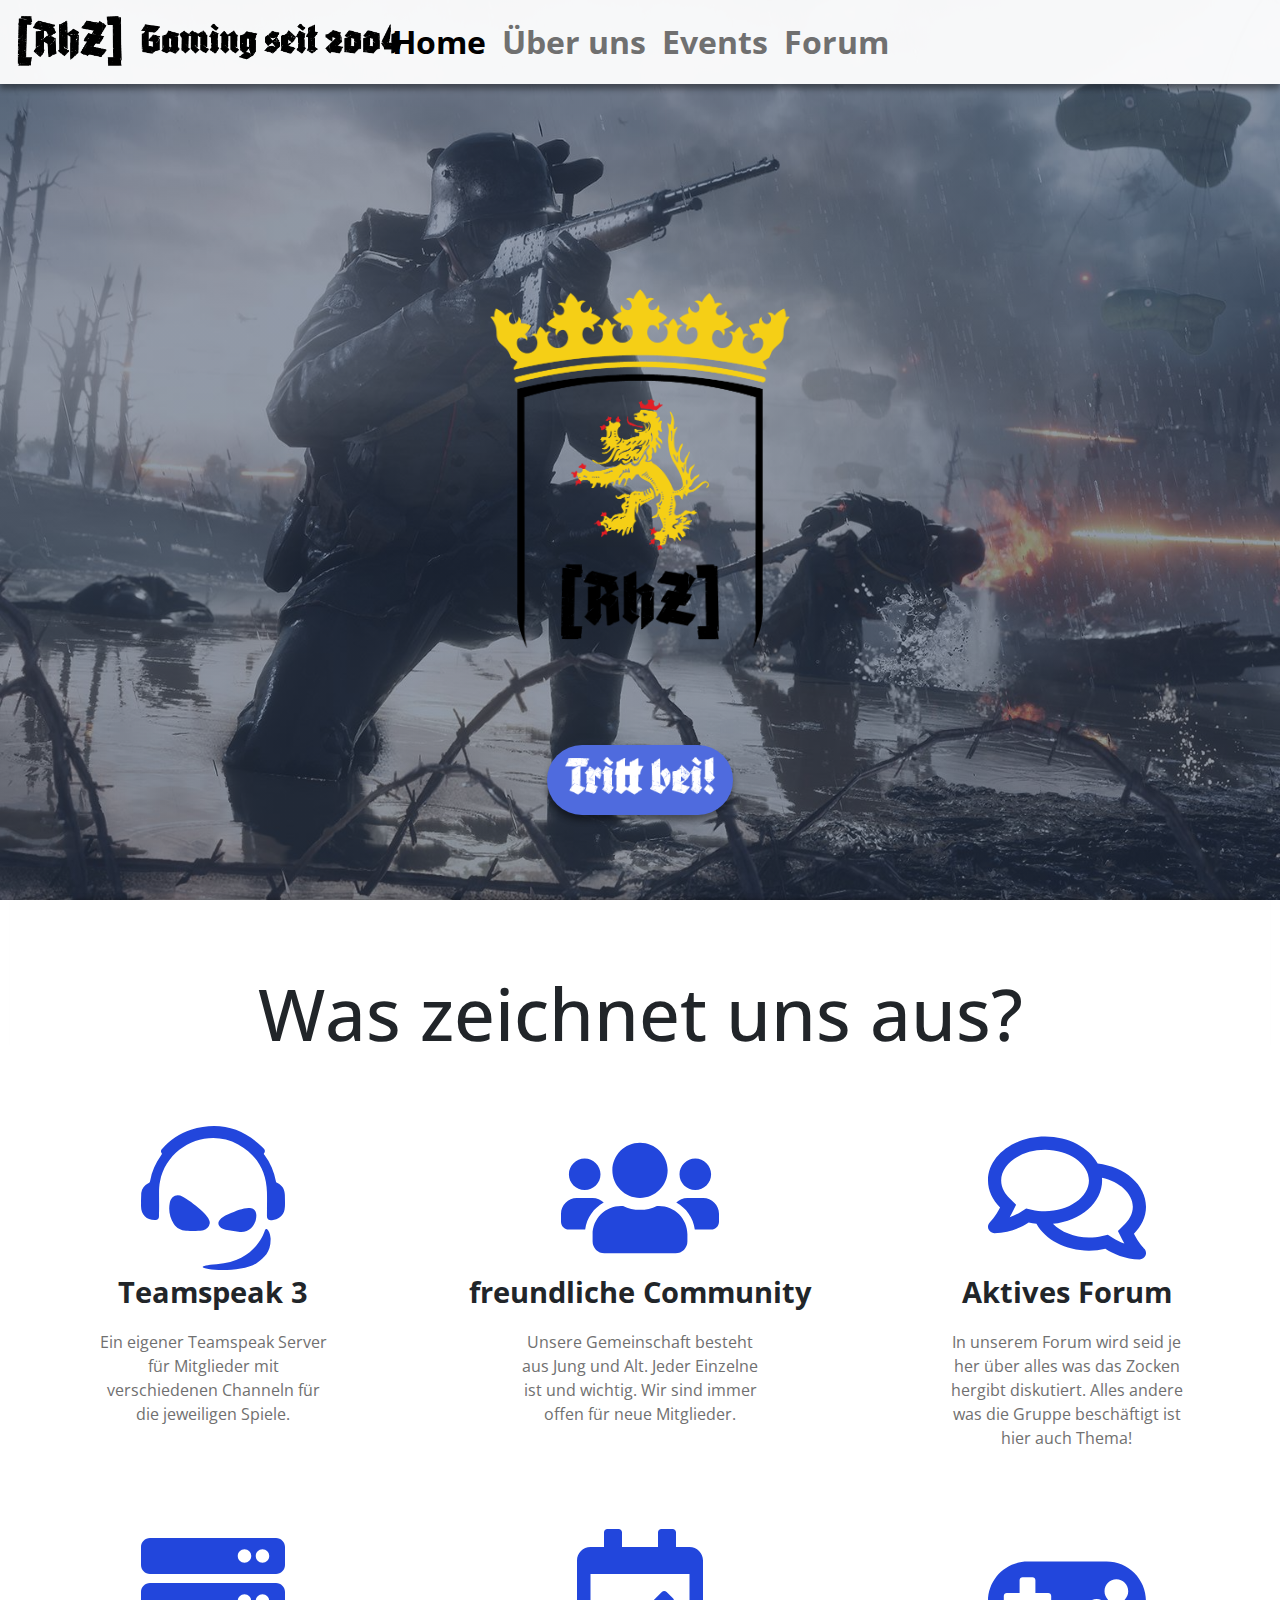
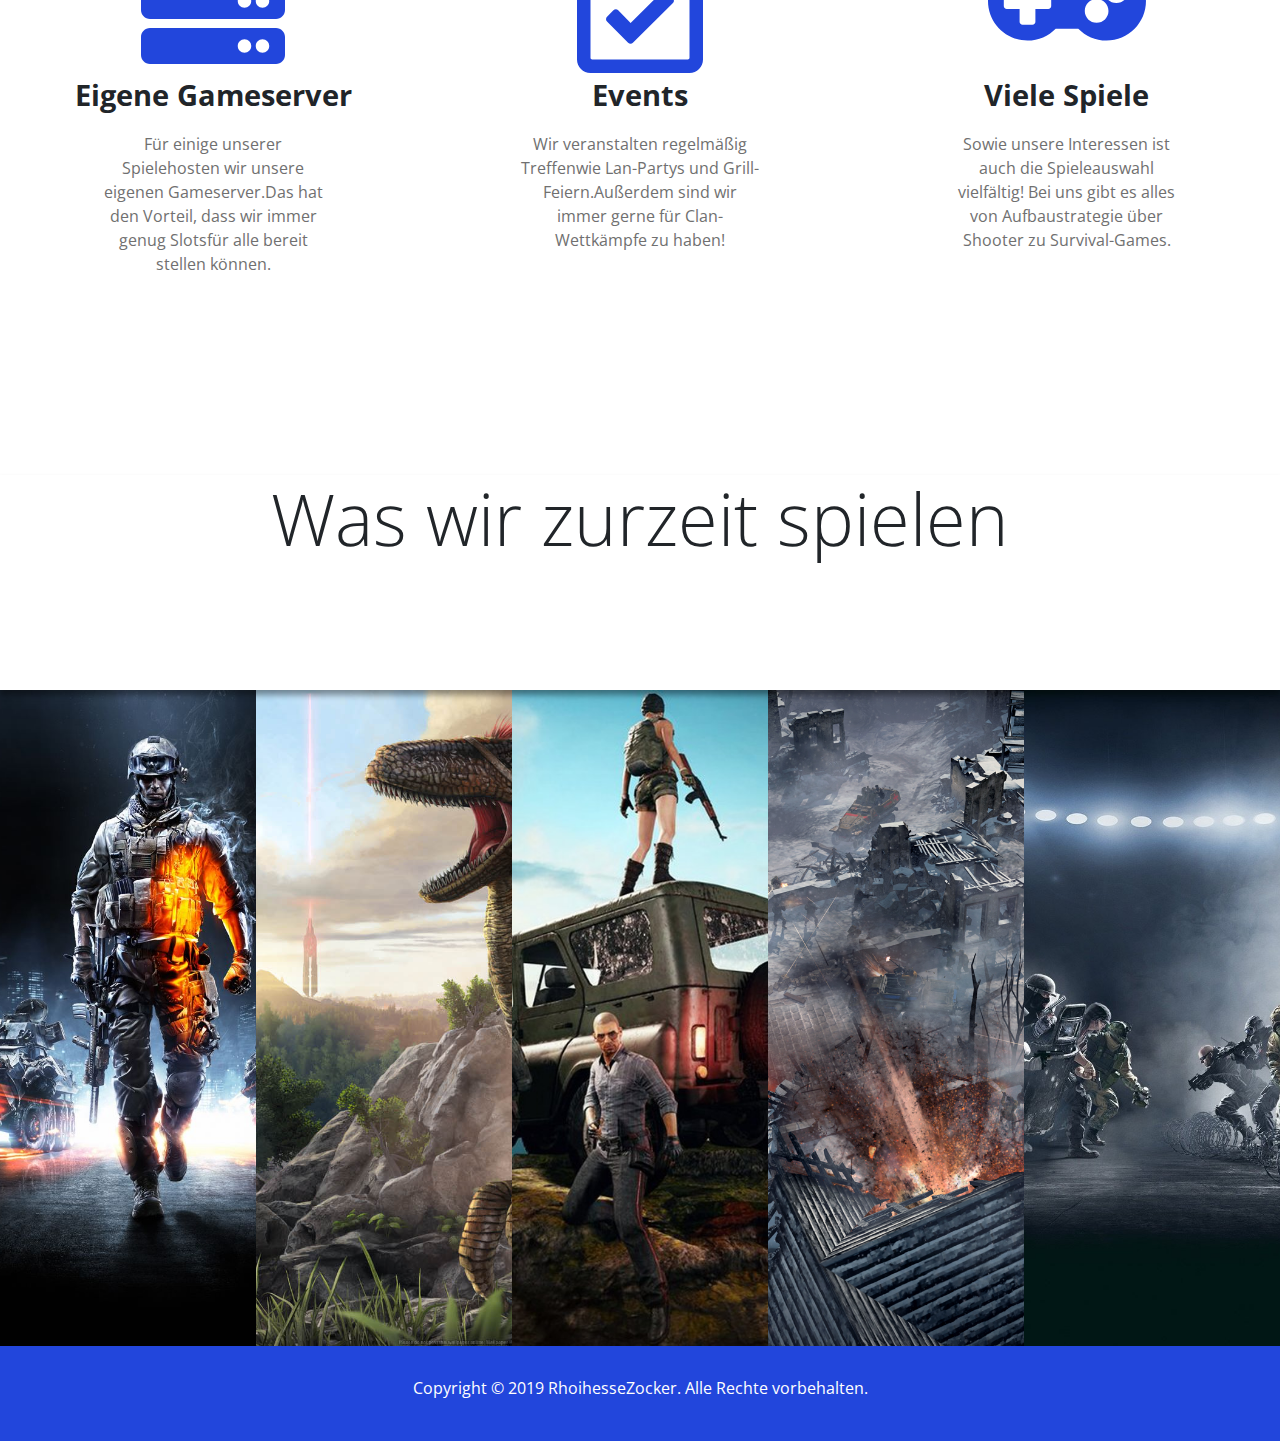
<file: index.html>
<!doctype html>
<html lang="en">
  <head>
    <!-- Required meta tags -->
    <meta charset="utf-8">
    <meta name="viewport" content="width=device-width, initial-scale=1, shrink-to-fit=no">

    <!-- Bootstrap CSS -->
    <link rel="stylesheet" href="https://maxcdn.bootstrapcdn.com/bootstrap/4.0.0/css/bootstrap.min.css" integrity="sha384-Gn5384xqQ1aoWXA+058RXPxPg6fy4IWvTNh0E263XmFcJlSAwiGgFAW/dAiS6JXm" crossorigin="anonymous">
    <link rel="stylesheet" type="text/css" href="style.css">
    <link href="https://fonts.googleapis.com/css?family=Open+Sans:400,400i,700" rel="stylesheet"> 
    <title>Rhoihessezocker</title>

  </head>
  <body>



  <nav class="navbar navbar-custom Schatten navbar-expand-xl navbar-light justify-content-center">
      <a class="navbar-brand" href="#"><img src="Brand1.png" style="height: 3.6rem;"></a>
      <a class="navbar-brand" href="#"><img src="Brand2.png" style="height: 3rem;"></a>
      <button class="navbar-toggler ml-1" type="button" data-toggle="collapse" data-target="#collapsingNavbar2">
        <span class="navbar-toggler-icon"></span>
    </button>
      <div class="collapse navbar-collapse" id="collapsingNavbar2">
        <ul class="navbar-nav mr-auto navlinks-center">
          <li class="nav-item active">
            <a class="nav-link hvr-grow" href="#">Home <span class="sr-only">(current)</span></a>
          </li>
          <li class="nav-item">
            <a class="nav-link hvr-grow" href="about.html">Über uns</a>
          </li>
            <li class="nav-item">
            <a class="nav-link hvr-grow" href="events.html">Events</a>
          </li>
            <li class="nav-item">
            <a class="nav-link hvr-grow" href="forum.html">Forum</a>
          </li>
      </div>
    </nav>


    <div class="jumbotron jumbotron-fluid mx-auto text-center fullscreen" id="jumbotronhome">
      
        <h1><img src="logo.png" class="img-fluid logo"></h1>
        <p style="height: 30%"></p>
        <a class="knopf Schatten hvr-buzz-out" href="SignUp.html" role="button"><img src="button.png" width="150px"></a>  
        
      
    </div>
    
   
</section>
<section class="fullscreen">
<div>
  <h1 class="text-center Abstandoben schattenoben" style="font-size: 4.5rem; margin-left: 10px;margin-right: 10px">Was zeichnet uns aus?</h1>
</div>
  
  <div class="container-fluid">
      
      <div class="row align-center rowabstand ">
        <div class="col-lg ">
          <a  href="ts3server://rhoihessezocker.de?port=9987&password=alkohol&channel=Laberecke"><img class="hvr-grow" src="teamspeak.svg" width="158" height="144"></a>
          <p class="titel">Teamspeak 3</p>
          <p class="beschreibung">Ein eigener Teamspeak Server für Mitglieder mit verschiedenen Channeln für die jeweiligen Spiele. </p>        
        </div>
        <div class="col-lg ">
           <img src="users.svg" width="158" height="144">
           <p class="titel">freundliche Community</p>
           <p class="beschreibung text-mg-center">Unsere Gemeinschaft besteht aus Jung und Alt. Jeder Einzelne ist und wichtig. Wir sind immer offen für neue Mitglieder.</p>
        </div>
        <div class="col-lg ">
           <img src="Forum.svg" width="158" height="144">
           <p class="titel">Aktives Forum</p>
           
           <p class="beschreibung">In unserem Forum wird seid je her über alles was das Zocken hergibt diskutiert. Alles andere was die Gruppe beschäftigt ist hier auch Thema!</p>
        </div>
      </div>

      <div class="row align-center">
        <div class="col-lg ">
           <img src="server.svg" width="158" height="144" > 
           <p class="titel">Eigene Gameserver</p>
           <p class="beschreibung">Für einige unserer Spielehosten wir unsere eigenen Gameserver.Das hat den Vorteil, dass wir immer genug Slotsfür alle bereit stellen können.</p>
        </div>
        <div class="col-lg ">
           <a href="events.html"><img src="events.svg" class="hvr-grow" width="158" height="144"></a>
           <p class="titel">Events</p>
           <p class="beschreibung">Wir veranstalten regelmäßig Treffenwie Lan-Partys und Grill-Feiern.Außerdem sind wir immer gerne für Clan-Wettkämpfe zu haben!</p>
        </div>
        <div class="col-lg ">
           <img src="gamepad.svg" width="158" height="144">
           <p class="titel">Viele Spiele</p>
           <p class="beschreibung">Sowie unsere Interessen ist auch die Spieleauswahl vielfältig! Bei uns gibt es alles von Aufbaustrategie über Shooter zu Survival-Games.</p>
        </div>

       </div>
     </div>
   </div>
</section>


 <div class="Abstandunten Schatten" style="z-index: 2">
  <h1 class="display-4 text-center" style="font-size: 4.5rem">Was wir zurzeit spielen</h1>
</div>  

<div class="container-eigen" style="z-index: 3">
  <div class="row no-gutters">
     <div class="col-lg no-gutters containerino">
      <img src="bf3.jpg" class="imgeinpassen">
      <div class="overlay">
        <div class="text">Battlefield 3</div>
      </div>
    </div>
      <div class="col-lg no-gutters containerino">
      <img src="ark.jpg" class="imgeinpassen">
      <div class="overlay">
        <div class="text">Ark Surival Evolved</div>
      </div>
    </div>
      <div class="col-lg no-gutters containerino">
      <img src="pubg.jpg" class="imgeinpassen">
      <div class="overlay">
        <div class="text">PUBG</div>
      </div>
    </div>
      <div class="col-lg no-gutters containerino">
      <img src="CoH.jpg" class="imgeinpassen">
      <div class="overlay">
        <div class="text">Company of Heroes</div>
      </div>
    </div>
    <div class="col-lg no-gutters containerino">
      <img src="Rainbow6.jpg" class="imgeinpassen">
      <div class="overlay">
        <div class="text">Rainbow 6</div>
      </div>
    </div>
  </div>
</div>
        
       

<div class="footer">
  <p>Copyright © 2019 RhoihesseZocker. Alle Rechte vorbehalten.</p>
</div>
    <!-- Optional JavaScript -->
    <!-- jQuery first, then Popper.js, then Bootstrap JS -->
    <script src="https://code.jquery.com/jquery-3.2.1.slim.min.js" integrity="sha384-KJ3o2DKtIkvYIK3UENzmM7KCkRr/rE9/Qpg6aAZGJwFDMVNA/GpGFF93hXpG5KkN" crossorigin="anonymous"></script>
    <script src="https://cdnjs.cloudflare.com/ajax/libs/popper.js/1.12.9/umd/popper.min.js" integrity="sha384-ApNbgh9B+Y1QKtv3Rn7W3mgPxhU9K/ScQsAP7hUibX39j7fakFPskvXusvfa0b4Q" crossorigin="anonymous"></script>
    <script src="https://maxcdn.bootstrapcdn.com/bootstrap/4.0.0/js/bootstrap.min.js" integrity="sha384-JZR6Spejh4U02d8jOt6vLEHfe/JQGiRRSQQxSfFWpi1MquVdAyjUar5+76PVCmYl" crossorigin="anonymous"></script>
  </body>
</html>
</file>
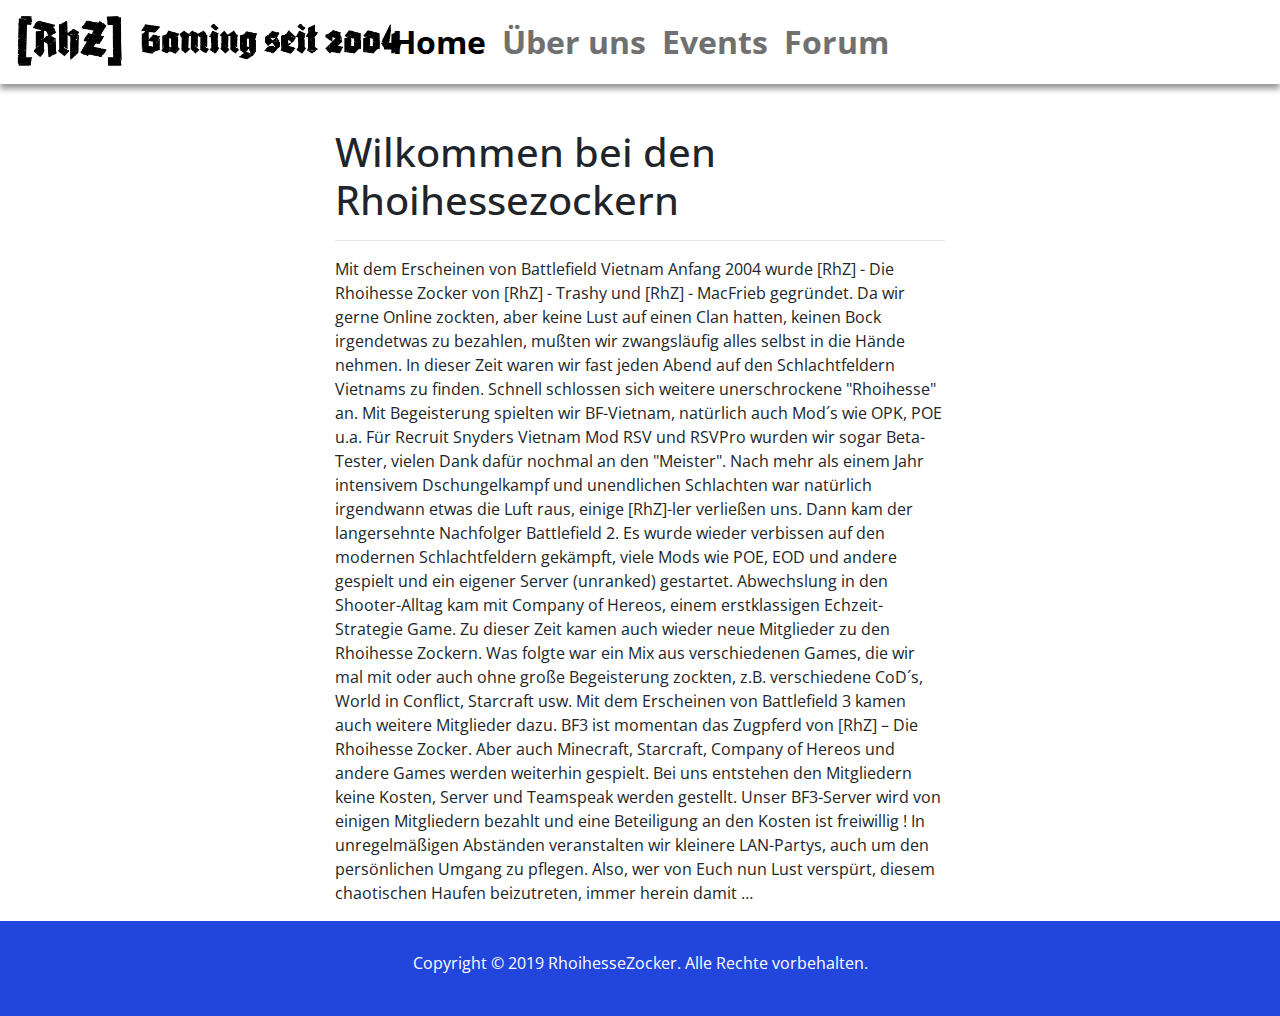
<file: about.html>
<!doctype html>
<html lang="en">
  <head>
    <!-- Required meta tags -->
    <meta charset="utf-8">
    <meta name="viewport" content="width=device-width, initial-scale=1, shrink-to-fit=no">

    <!-- Bootstrap CSS -->
    <link rel="stylesheet" href="https://maxcdn.bootstrapcdn.com/bootstrap/4.0.0/css/bootstrap.min.css" integrity="sha384-Gn5384xqQ1aoWXA+058RXPxPg6fy4IWvTNh0E263XmFcJlSAwiGgFAW/dAiS6JXm" crossorigin="anonymous">
    <link rel="stylesheet" type="text/css" href="style.css">
     <link href="https://fonts.googleapis.com/css?family=Open+Sans:400,400i,700" rel="stylesheet"> 
    <title>Rhoihessezocker</title>
  </head>
  <body>
    
<nav class="navbar navbar-custom Schatten navbar-expand-lg navbar-light justify-content-center">
      <a class="navbar-brand" href="#"><img src="Brand1.png" style="height: 3.6rem;"></a>
      <a class="navbar-brand" href="#"><img src="Brand2.png" style="height: 3rem;"></a>
      <button class="navbar-toggler ml-1" type="button" data-toggle="collapse" data-target="#collapsingNavbar2">
        <span class="navbar-toggler-icon"></span>
    </button>
      <div class="collapse navbar-collapse" id="collapsingNavbar2">
        <ul class="navbar-nav mr-auto navlinks-center">
          <li class="nav-item active">
            <a class="nav-link hvr-grow" href="#">Home <span class="sr-only">(current)</span></a>
          </li>
          <li class="nav-item">
            <a class="nav-link hvr-grow" href="about.html">Über uns</a>
          </li>
            <li class="nav-item">
            <a class="nav-link hvr-grow" href="events.html">Events</a>
          </li>
            <li class="nav-item">
            <a class="nav-link hvr-grow" href="forum.html">Forum</a>
          </li>
      </div>
    </nav>

<div class="container" style="margin-top: 10%">
  <h1>Wilkommen bei den Rhoihessezockern</h1>
<hr>
  <p>Mit dem Erscheinen von Battlefield Vietnam Anfang 2004 wurde [RhZ] - Die Rhoihesse Zocker von [RhZ] - Trashy und [RhZ] - MacFrieb gegründet.

  Da wir gerne Online zockten, aber keine Lust auf einen Clan hatten, keinen Bock irgendetwas zu bezahlen, mußten wir zwangsläufig alles selbst in die Hände nehmen.

  In dieser Zeit waren wir fast jeden Abend auf den Schlachtfeldern Vietnams zu finden. Schnell schlossen sich weitere unerschrockene "Rhoihesse" an. Mit Begeisterung spielten wir BF-Vietnam, natürlich auch Mod´s wie OPK, POE u.a.

  Für Recruit Snyders Vietnam Mod RSV und RSVPro wurden wir sogar Beta-Tester, vielen Dank dafür nochmal an den "Meister".

  Nach mehr als einem Jahr intensivem Dschungelkampf und unendlichen Schlachten war natürlich irgendwann etwas die Luft raus, einige [RhZ]-ler verließen uns.

  Dann kam der langersehnte Nachfolger Battlefield 2. Es wurde wieder verbissen auf den modernen Schlachtfeldern gekämpft, viele Mods wie POE, EOD und andere gespielt und ein eigener Server (unranked) gestartet.

  Abwechslung in den Shooter-Alltag kam mit Company of Hereos, einem erstklassigen Echzeit-Strategie Game. Zu dieser Zeit kamen auch wieder neue Mitglieder zu den Rhoihesse Zockern.

  Was folgte war ein Mix aus verschiedenen Games, die wir mal mit oder auch ohne große Begeisterung zockten, z.B. verschiedene CoD´s, World in Conflict, Starcraft usw.

  Mit dem Erscheinen von Battlefield 3 kamen auch weitere Mitglieder dazu. BF3 ist momentan das Zugpferd von [RhZ] – Die Rhoihesse Zocker.

  Aber auch Minecraft, Starcraft, Company of Hereos und andere Games werden weiterhin gespielt.

  Bei uns entstehen den Mitgliedern keine Kosten, Server und Teamspeak werden gestellt.

  Unser BF3-Server wird von einigen Mitgliedern bezahlt und eine Beteiligung an den Kosten ist freiwillig !

  In unregelmäßigen Abständen veranstalten wir kleinere LAN-Partys, auch um den persönlichen Umgang zu pflegen.

  Also, wer von Euch nun Lust verspürt, diesem chaotischen Haufen beizutreten, immer herein damit …  
  </p>



</div>


<div class="footer">
  <p>Copyright © 2019 RhoihesseZocker. Alle Rechte vorbehalten.</p>
</div>
    <!-- Optional JavaScript -->
    <!-- jQuery first, then Popper.js, then Bootstrap JS -->
    <script src="https://code.jquery.com/jquery-3.2.1.slim.min.js" integrity="sha384-KJ3o2DKtIkvYIK3UENzmM7KCkRr/rE9/Qpg6aAZGJwFDMVNA/GpGFF93hXpG5KkN" crossorigin="anonymous"></script>
    <script src="https://cdnjs.cloudflare.com/ajax/libs/popper.js/1.12.9/umd/popper.min.js" integrity="sha384-ApNbgh9B+Y1QKtv3Rn7W3mgPxhU9K/ScQsAP7hUibX39j7fakFPskvXusvfa0b4Q" crossorigin="anonymous"></script>
    <script src="https://maxcdn.bootstrapcdn.com/bootstrap/4.0.0/js/bootstrap.min.js" integrity="sha384-JZR6Spejh4U02d8jOt6vLEHfe/JQGiRRSQQxSfFWpi1MquVdAyjUar5+76PVCmYl" crossorigin="anonymous"></script>
  </body>
</html>
</file>
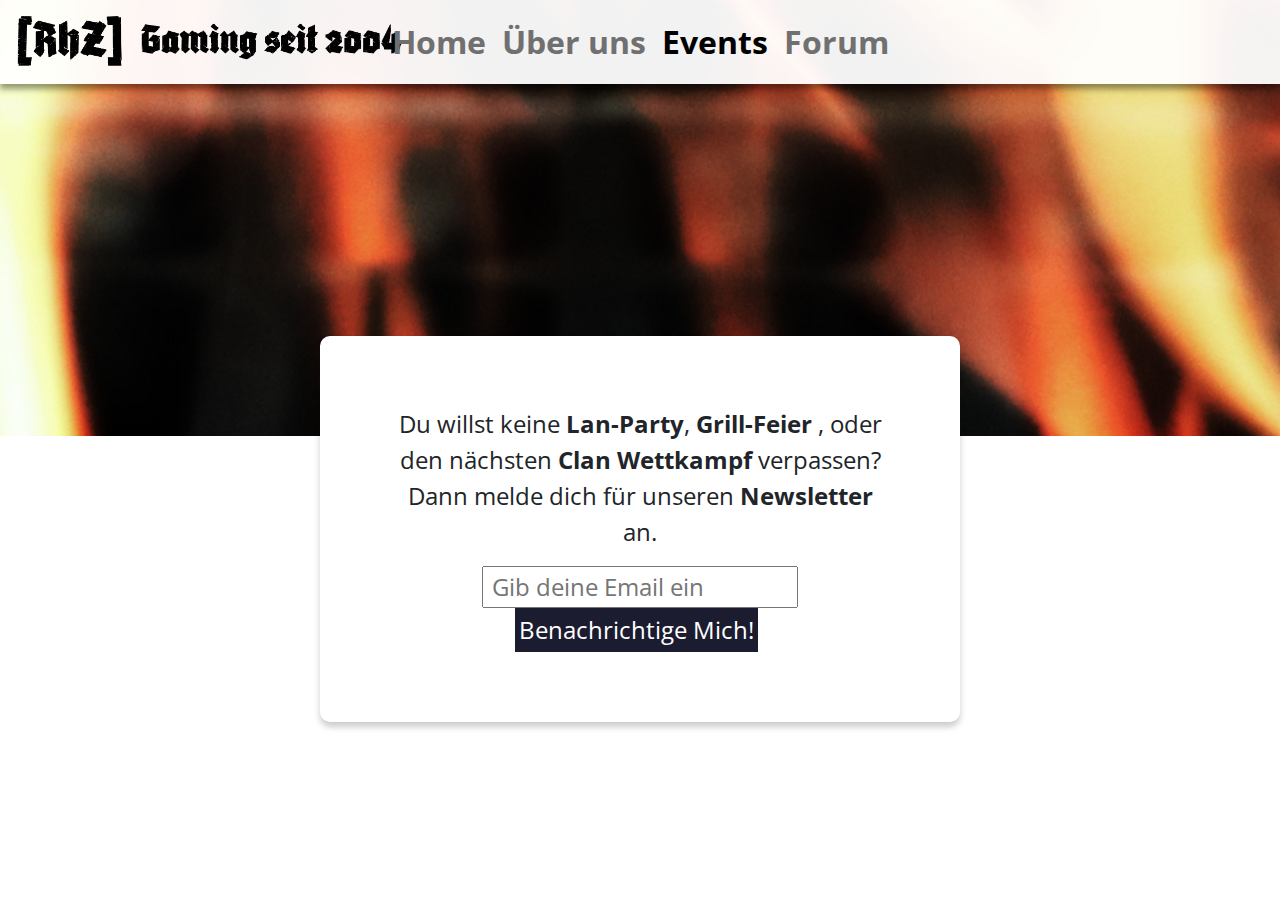
<file: events.html>
<!doctype html>
<html lang="en">
  <head>
    <!-- Required meta tags -->
    <meta charset="utf-8">
    <meta name="viewport" content="width=device-width, initial-scale=1, shrink-to-fit=no">

    <!-- Bootstrap CSS -->
    <link rel="stylesheet" href="https://maxcdn.bootstrapcdn.com/bootstrap/4.0.0/css/bootstrap.min.css" integrity="sha384-Gn5384xqQ1aoWXA+058RXPxPg6fy4IWvTNh0E263XmFcJlSAwiGgFAW/dAiS6JXm" crossorigin="anonymous">
    <link rel="stylesheet" type="text/css" href="style.css">
     <link href="https://fonts.googleapis.com/css?family=Open+Sans:400,400i,700" rel="stylesheet"> 
    <title>Rhoihessezocker</title>
  </head>
  <body>
    
<nav class="navbar navbar-custom Schatten navbar-expand-lg navbar-light justify-content-center">
      <a class="navbar-brand" href="#"><img src="Brand1.png" style="height: 3.6rem;"></a>
      <a class="navbar-brand" href="#"><img src="Brand2.png" style="height: 3rem;"></a>
      <button class="navbar-toggler ml-1" type="button" data-toggle="collapse" data-target="#collapsingNavbar2">
        <span class="navbar-toggler-icon"></span>
    </button>
      <div class="collapse navbar-collapse" id="collapsingNavbar2">
        <ul class="navbar-nav mr-auto navlinks-center">
          <li class="nav-item ">
            <a class="nav-link hvr-grow" href="home.html">Home <span class="sr-only">(current)</span></a>
          </li>
          <li class="nav-item">
            <a class="nav-link hvr-grow" href="about.html">Über uns</a>
          </li>
            <li class="nav-item active">
            <a class="nav-link hvr-grow" href="events.html">Events</a>
          </li>
            <li class="nav-item">
            <a class="nav-link hvr-grow" href="forum.html">Forum</a>
          </li>
      </div>
    </nav>

<div id="jumbotronevent">  
</div>

<div class="container newsletter">
  <div>
    <p>Du willst keine <strong>Lan-Party</strong>, <strong>Grill-Feier
    </strong>, oder den nächsten 
                      <strong>Clan Wettkampf</strong> verpassen? Dann melde dich für unseren
                      <strong>Newsletter</strong> an.
    </p>
    <form >
      <input type="email" name="email" placeholder=" Gib deine Email ein">
      <button type="button" class="eventbutton">Benachrichtige Mich!</button>
    </form>
  </div>
</div>


    <!-- Optional JavaScript -->
    <!-- jQuery first, then Popper.js, then Bootstrap JS -->
    <script src="https://code.jquery.com/jquery-3.2.1.slim.min.js" integrity="sha384-KJ3o2DKtIkvYIK3UENzmM7KCkRr/rE9/Qpg6aAZGJwFDMVNA/GpGFF93hXpG5KkN" crossorigin="anonymous"></script>
    <script src="https://cdnjs.cloudflare.com/ajax/libs/popper.js/1.12.9/umd/popper.min.js" integrity="sha384-ApNbgh9B+Y1QKtv3Rn7W3mgPxhU9K/ScQsAP7hUibX39j7fakFPskvXusvfa0b4Q" crossorigin="anonymous"></script>
    <script src="https://maxcdn.bootstrapcdn.com/bootstrap/4.0.0/js/bootstrap.min.js" integrity="sha384-JZR6Spejh4U02d8jOt6vLEHfe/JQGiRRSQQxSfFWpi1MquVdAyjUar5+76PVCmYl" crossorigin="anonymous"></script>
  </body>
</html>
</file>
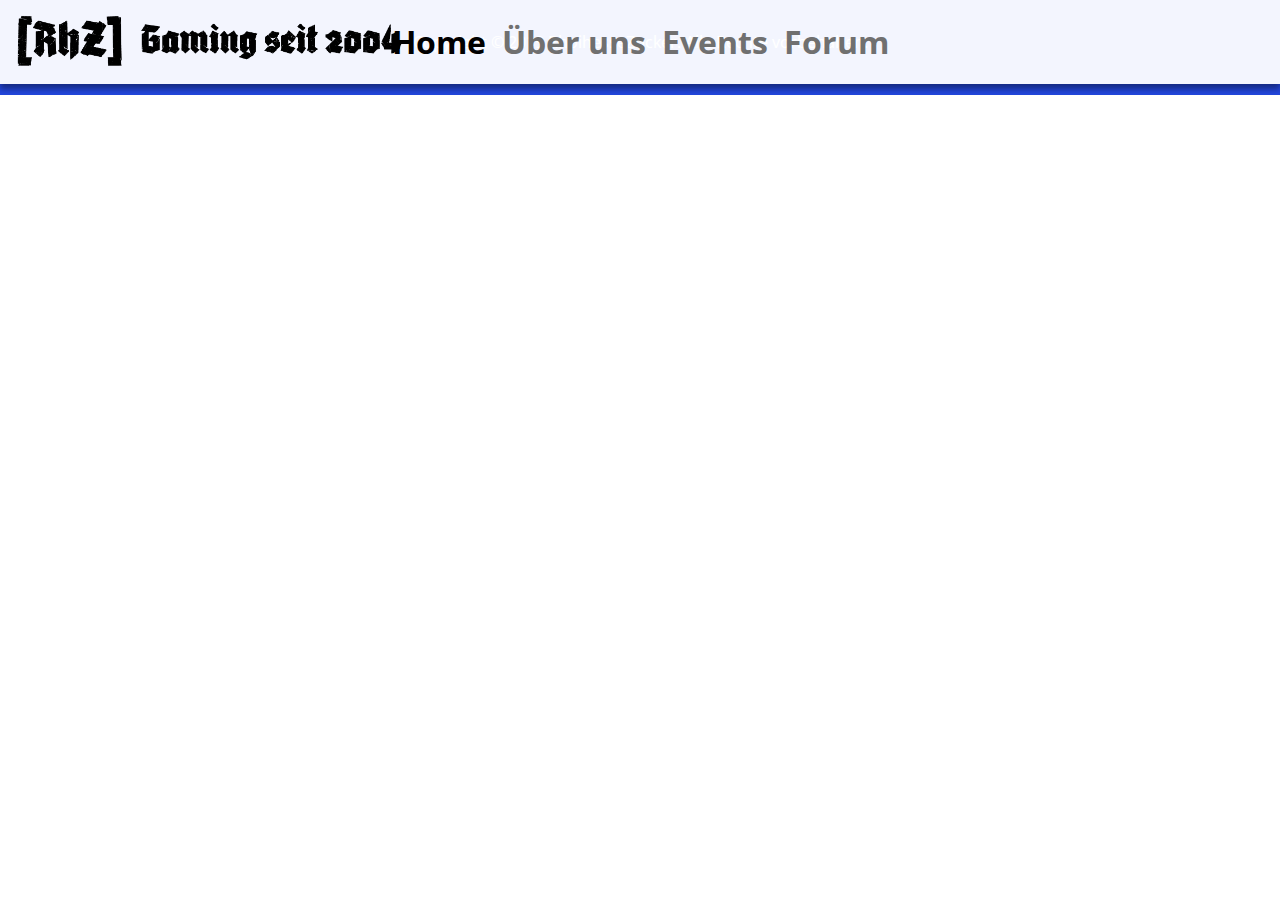
<file: SignUp.html>
<!doctype html>
<html lang="en">
  <head>
    <!-- Required meta tags -->
    <meta charset="utf-8">
    <meta name="viewport" content="width=device-width, initial-scale=1, shrink-to-fit=no">

    <!-- Bootstrap CSS -->
    <link rel="stylesheet" href="https://maxcdn.bootstrapcdn.com/bootstrap/4.0.0/css/bootstrap.min.css" integrity="sha384-Gn5384xqQ1aoWXA+058RXPxPg6fy4IWvTNh0E263XmFcJlSAwiGgFAW/dAiS6JXm" crossorigin="anonymous">
    <link rel="stylesheet" type="text/css" href="style.css">
     <link href="https://fonts.googleapis.com/css?family=Open+Sans:400,400i,700" rel="stylesheet"> 
    <title>Rhoihessezocker</title>
  </head>
  <body>
    
<nav class="navbar navbar-custom Schatten navbar-expand-lg navbar-light justify-content-center">
      <a class="navbar-brand" href="#"><img src="Brand1.png" style="height: 3.6rem;"></a>
      <a class="navbar-brand" href="#"><img src="Brand2.png" style="height: 3rem;"></a>
      <button class="navbar-toggler ml-1" type="button" data-toggle="collapse" data-target="#collapsingNavbar2">
        <span class="navbar-toggler-icon"></span>
    </button>
      <div class="collapse navbar-collapse" id="collapsingNavbar2">
        <ul class="navbar-nav mr-auto navlinks-center">
          <li class="nav-item active">
            <a class="nav-link hvr-grow" href="home.html">Home <span class="sr-only">(current)</span></a>
          </li>
          <li class="nav-item">
            <a class="nav-link hvr-grow" href="about.html">Über uns</a>
          </li>
            <li class="nav-item">
            <a class="nav-link hvr-grow" href="events.html">Events</a>
          </li>
            <li class="nav-item">
            <a class="nav-link hvr-grow" href="forum.html">Forum</a>
          </li>
      </div>
    </nav>





<div class="footer">
  <p>Copyright © 2019 RhoihesseZocker. Alle Rechte vorbehalten.</p>
</div>
    <!-- Optional JavaScript -->
    <!-- jQuery first, then Popper.js, then Bootstrap JS -->
    <script src="https://code.jquery.com/jquery-3.2.1.slim.min.js" integrity="sha384-KJ3o2DKtIkvYIK3UENzmM7KCkRr/rE9/Qpg6aAZGJwFDMVNA/GpGFF93hXpG5KkN" crossorigin="anonymous"></script>
    <script src="https://cdnjs.cloudflare.com/ajax/libs/popper.js/1.12.9/umd/popper.min.js" integrity="sha384-ApNbgh9B+Y1QKtv3Rn7W3mgPxhU9K/ScQsAP7hUibX39j7fakFPskvXusvfa0b4Q" crossorigin="anonymous"></script>
    <script src="https://maxcdn.bootstrapcdn.com/bootstrap/4.0.0/js/bootstrap.min.js" integrity="sha384-JZR6Spejh4U02d8jOt6vLEHfe/JQGiRRSQQxSfFWpi1MquVdAyjUar5+76PVCmYl" crossorigin="anonymous"></script>
  </body>
</html>
</file>
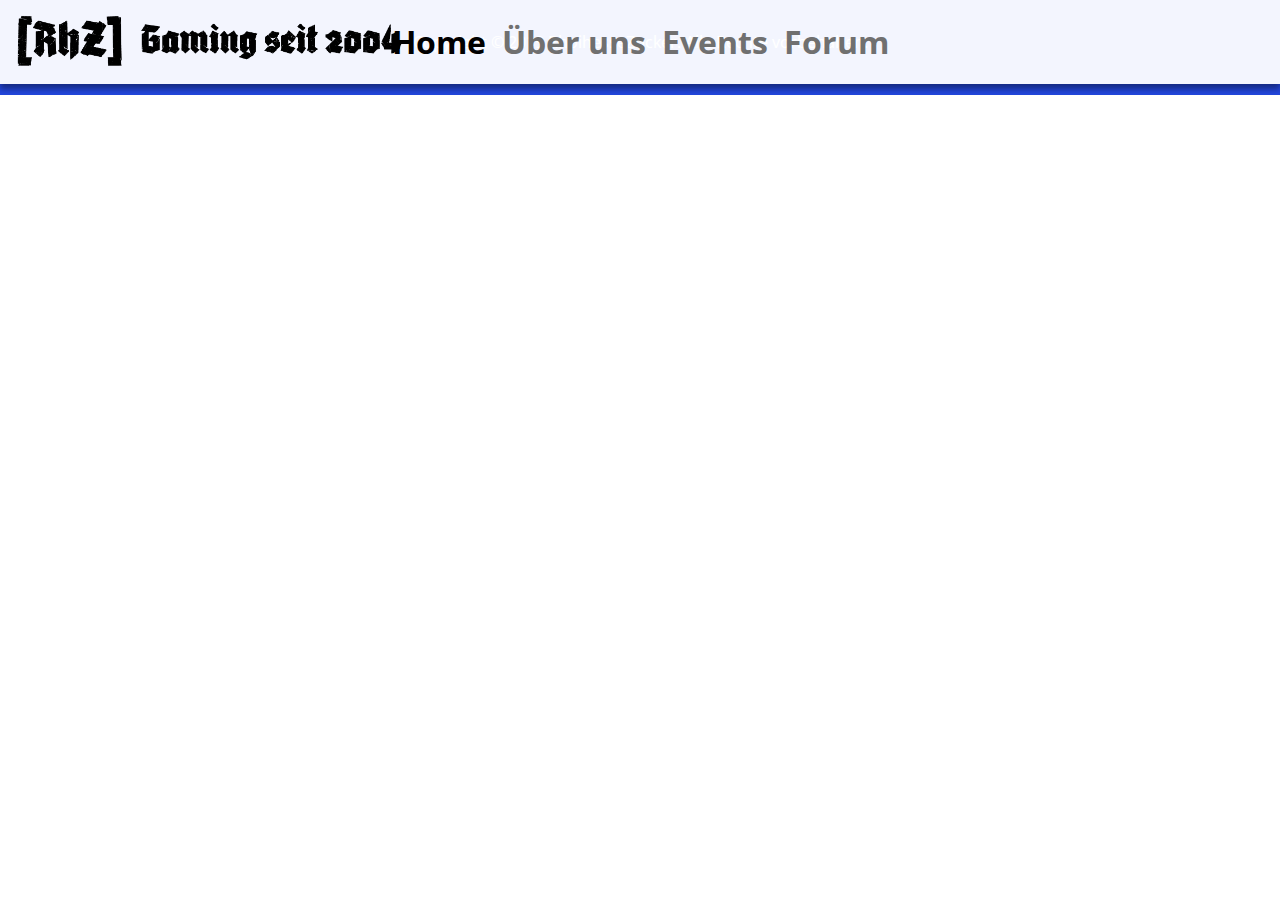
<file: template.html>
<!doctype html>
<html lang="en">
  <head>
    <!-- Required meta tags -->
    <meta charset="utf-8">
    <meta name="viewport" content="width=device-width, initial-scale=1, shrink-to-fit=no">

    <!-- Bootstrap CSS -->
    <link rel="stylesheet" href="https://maxcdn.bootstrapcdn.com/bootstrap/4.0.0/css/bootstrap.min.css" integrity="sha384-Gn5384xqQ1aoWXA+058RXPxPg6fy4IWvTNh0E263XmFcJlSAwiGgFAW/dAiS6JXm" crossorigin="anonymous">
    <link rel="stylesheet" type="text/css" href="style.css">
     <link href="https://fonts.googleapis.com/css?family=Open+Sans:400,400i,700" rel="stylesheet"> 
    <title>Rhoihessezocker</title>
  </head>
  <body>
    
<nav class="navbar navbar-custom Schatten navbar-expand-lg navbar-light justify-content-center">
      <a class="navbar-brand" href="#"><img src="Brand1.png" style="height: 3.6rem;"></a>
      <a class="navbar-brand" href="#"><img src="Brand2.png" style="height: 3rem;"></a>
      <button class="navbar-toggler ml-1" type="button" data-toggle="collapse" data-target="#collapsingNavbar2">
        <span class="navbar-toggler-icon"></span>
    </button>
      <div class="collapse navbar-collapse" id="collapsingNavbar2">
        <ul class="navbar-nav mr-auto navlinks-center">
          <li class="nav-item active">
            <a class="nav-link hvr-grow" href="#">Home <span class="sr-only">(current)</span></a>
          </li>
          <li class="nav-item">
            <a class="nav-link hvr-grow" href="about.html">Über uns</a>
          </li>
            <li class="nav-item">
            <a class="nav-link hvr-grow" href="events.html">Events</a>
          </li>
            <li class="nav-item">
            <a class="nav-link hvr-grow" href="forum.html">Forum</a>
          </li>
      </div>
    </nav>



<div class="footer">
  <p>Copyright © 2019 RhoihesseZocker. Alle Rechte vorbehalten.</p>
</div>
    <!-- Optional JavaScript -->
    <!-- jQuery first, then Popper.js, then Bootstrap JS -->
    <script src="https://code.jquery.com/jquery-3.2.1.slim.min.js" integrity="sha384-KJ3o2DKtIkvYIK3UENzmM7KCkRr/rE9/Qpg6aAZGJwFDMVNA/GpGFF93hXpG5KkN" crossorigin="anonymous"></script>
    <script src="https://cdnjs.cloudflare.com/ajax/libs/popper.js/1.12.9/umd/popper.min.js" integrity="sha384-ApNbgh9B+Y1QKtv3Rn7W3mgPxhU9K/ScQsAP7hUibX39j7fakFPskvXusvfa0b4Q" crossorigin="anonymous"></script>
    <script src="https://maxcdn.bootstrapcdn.com/bootstrap/4.0.0/js/bootstrap.min.js" integrity="sha384-JZR6Spejh4U02d8jOt6vLEHfe/JQGiRRSQQxSfFWpi1MquVdAyjUar5+76PVCmYl" crossorigin="anonymous"></script>
  </body>
</html>
</file>
<file: style.css>
body {
  font-family: Open Sans, sans-serif;
}

.navbar-custom {
    background-color: rgba(255,255,255,0.95) !important;
    left: 0;
    position: absolute;
    right: 0;
    top: 0;
    transition: all 0.45s ease;
    z-index: 1030; 
}
.navlinks-center {
position: absolute;
    left: 50%;
    transform: translateX(-50%);
}    

.nav-item {
    font-size: 2em !important;
    font-weight: 700;
} 

.Schatten {box-shadow: 0px 5px 6px rgba(0,0,0,.4) !important;}

.schattenoben {box-shadow: 0px -6px 6px -6px rgba(0,0,0,.4)}

/* change the link color */
.navbar-custom .navbar-nav .nav-link {
    color: #707070; 
}
/* change the color of active or hovered links */
.navbar-custom .nav-item.active .nav-link,
.navbar-custom .nav-item:focus .nav-link,
.navbar-custom .nav-item:hover .nav-link {
    color: #000000;
}

.nav-item {
	font-size: 2em !important;
}
.fullscreen {
  min-height: 100vh;
}

.min-30 {
  min-width: 30%
  
}

.knopf {
  background-color: #4F6BDE;
  color: white;
  border: none;
  text-align: center;
  padding: 5px 18px;
  border-radius: 49px;
}

@media only screen and (min-height: 739px) {
  .knopf {
    margin-top: 9vh;
  }
}  

@media only screen and (min-height: 1280px) {
  .knopf {
    margin-top: 13vh;
  }
}  


#jumbotronhome {
  background-image: linear-gradient(rgba(41, 57, 86, 0.5), rgba(41, 57, 86, 0.5)), url("battlefield.jpg");
  background-position: center;
  background-repeat: no-repeat;
  position: relative;
  background-size: cover;
  background-attachment: fixed;
  margin-bottom: 0px !important;
}

.eventbutton {
  background-color: #1C1C30;
  border:none;
  color: white;
  text-align: center;
  padding: 4px;
  margin-left:-7px;
}

#jumbotronevent {
  background-image: url(grill.jpg); height: 436px;
  background-position: center;
  background-repeat: no-repeat;
  position: relative;

}




/*.event {
  box-shadow: 0px 5px 6px rgba(0,0,0,.2)
}*/

.newsletter
{
  position: relative;
  top: -100px;
  padding: 70px;
  font-size: 1.5em;
  text-align: center;
  background-color: white;
  box-shadow: 0px 5px 6px rgba(0,0,0,.2);
  border: none;
  border-radius: 10px;
}


.footer {
   
   left: 0;
   bottom: 0;
   width: 100%;
   background-color: #2246DC;
   color: white;
   text-align: center;
   padding-top: 30px;
   padding-bottom: 25px;
}
Was zeichnet uns aus

.abstandicons {
  margin-top:   7%;
  margin-left:  7%;
  margin-right: 7%;
}


.align-center {
    text-align: center;
}

.titel {
  font-size: 1.8em;
  font-weight: 700;
}

.beschreibung {
  color: #707070;
  font-size: 1em;
  text-align: center;
  padding-left: 20%;
  padding-right: 20%;
  padding-bottom: 20%;
  margin-bottom:0px;
  
}

.logo {
  padding-top: 25vh; max-width:300px
}
@media only screen and (max-width: 376px) {
  .logo {
    max-width: 200px;
    margin-top: 7vh;
  }
}  


.containerwir {
  padding-right: 15px;
  padding-left: 15px;
  margin-right: auto;
  margin-left: auto;
  width: 80%;
}




.abstandgames {
  padding: 0;
  margin:  0;
  max-height: 656px;
}

.Abstandoben {
  padding-top: 70px;
  margin-top: 0px;
  margin-bottom: 70px;
  position: relative;
}

.Abstandunten {
  margin-top: 120px;
  padding-bottom: 120px;
  position: relative;
}


Overlay am Ende
.container-eigen {
  width: 100%
  padding-right: 0;
  padding-left: 0;
}

.container {
  position: relative;
  width: 50%;
}

.overlay {
  position: absolute;
  bottom: 0;
  left: 0;
  right: 0;
  background-color: rgba(0,0,0,0.5);
  overflow: hidden;
  width: 100%;
  height: 0;
  transition: .5s ease;
}

.containerino:hover .overlay {
  height: 20%;
}

@media only screen and (max-height: 800px) {
  .imgeinpassen {
    max-height: 100vh
  }
}  

.text {
  white-space: nowrap; 
  color: white;
  font-size: 20px;
  position: absolute;
  overflow: hidden;
  top: 50%;
  left: 50%;
  transform: translate(-50%, -50%);
  -ms-transform: translate(-50%, -50%);
}

.cover {
  width: 260px;
  object-fit: cover
}

.imgeinpassen {
  max-width: 100%;
height: 656px;
object-fit: cover;
}

animation

/* Grow*/
.hvr-grow {
  display: inline-block;
  vertical-align: middle;
  -webkit-transform: perspective(1px) translateZ(0);
  transform: perspective(1px) translateZ(0);
  box-shadow: 0 0 1px rgba(0, 0, 0, 0);
  -webkit-transition-duration: 0.3s;
  transition-duration: 0.3s;
  -webkit-transition-property: box-shadow, transform;
  transition-property: box-shadow, transform;
}
.hvr-grow:hover, .hvr-grow:focus, .hvr-grow:active {
  -webkit-transform: scale(1.1);
  transform: scale(1.1);
}

/* Grow Shadow */

.hvr-grow-shadow {
  display: inline-block;
  vertical-align: middle;
  -webkit-transform: perspective(1px) translateZ(0);
  transform: perspective(1px) translateZ(0);
  box-shadow: 0 0 1px rgba(0, 0, 0, 0);
  -webkit-transition-duration: 0.3s;
  transition-duration: 0.3s;
  -webkit-transition-property: box-shadow, transform;
  transition-property: box-shadow, transform;
}
.hvr-grow-shadow:hover, .hvr-grow-shadow:focus, .hvr-grow-shadow:active {
  box-shadow: 0 10px 10px -10px rgba(0, 0, 0, 0.5);
  -webkit-transform: scale(1.1);
  transform: scale(1.1);
}

Text/Blog Sachen

hr {
  color: #2246DC;

}


/* Buzz Out */
@-webkit-keyframes hvr-buzz-out {
  10% {
    -webkit-transform: translateX(3px) rotate(2deg);
    transform: translateX(3px) rotate(2deg);
  }
  20% {
    -webkit-transform: translateX(-3px) rotate(-2deg);
    transform: translateX(-3px) rotate(-2deg);
  }
  30% {
    -webkit-transform: translateX(3px) rotate(2deg);
    transform: translateX(3px) rotate(2deg);
  }
  40% {
    -webkit-transform: translateX(-3px) rotate(-2deg);
    transform: translateX(-3px) rotate(-2deg);
  }
  50% {
    -webkit-transform: translateX(2px) rotate(1deg);
    transform: translateX(2px) rotate(1deg);
  }
  60% {
    -webkit-transform: translateX(-2px) rotate(-1deg);
    transform: translateX(-2px) rotate(-1deg);
  }
  70% {
    -webkit-transform: translateX(2px) rotate(1deg);
    transform: translateX(2px) rotate(1deg);
  }
  80% {
    -webkit-transform: translateX(-2px) rotate(-1deg);
    transform: translateX(-2px) rotate(-1deg);
  }
  90% {
    -webkit-transform: translateX(1px) rotate(0);
    transform: translateX(1px) rotate(0);
  }
  100% {
    -webkit-transform: translateX(-1px) rotate(0);
    transform: translateX(-1px) rotate(0);
  }
}
@keyframes hvr-buzz-out {
  10% {
    -webkit-transform: translateX(3px) rotate(2deg);
    transform: translateX(3px) rotate(2deg);
  }
  20% {
    -webkit-transform: translateX(-3px) rotate(-2deg);
    transform: translateX(-3px) rotate(-2deg);
  }
  30% {
    -webkit-transform: translateX(3px) rotate(2deg);
    transform: translateX(3px) rotate(2deg);
  }
  40% {
    -webkit-transform: translateX(-3px) rotate(-2deg);
    transform: translateX(-3px) rotate(-2deg);
  }
  50% {
    -webkit-transform: translateX(2px) rotate(1deg);
    transform: translateX(2px) rotate(1deg);
  }
  60% {
    -webkit-transform: translateX(-2px) rotate(-1deg);
    transform: translateX(-2px) rotate(-1deg);
  }
  70% {
    -webkit-transform: translateX(2px) rotate(1deg);
    transform: translateX(2px) rotate(1deg);
  }
  80% {
    -webkit-transform: translateX(-2px) rotate(-1deg);
    transform: translateX(-2px) rotate(-1deg);
  }
  90% {
    -webkit-transform: translateX(1px) rotate(0);
    transform: translateX(1px) rotate(0);
  }
  100% {
    -webkit-transform: translateX(-1px) rotate(0);
    transform: translateX(-1px) rotate(0);
  }
}
.hvr-buzz-out {
  display: inline-block;
  vertical-align: middle;
  -webkit-transform: perspective(1px) translateZ(0);
  transform: perspective(1px) translateZ(0);
  box-shadow: 0 0 1px rgba(0, 0, 0, 0);
}
.hvr-buzz-out:hover, .hvr-buzz-out:focus, .hvr-buzz-out:active {
  -webkit-animation-name: hvr-buzz-out;
  animation-name: hvr-buzz-out;
  -webkit-animation-duration: 0.75s;
  animation-duration: 0.75s;
  -webkit-animation-timing-function: linear;
  animation-timing-function: linear;
  -webkit-animation-iteration-count: 1;
  animation-iteration-count: 1;
}




Sign-Up-Form
</file>
